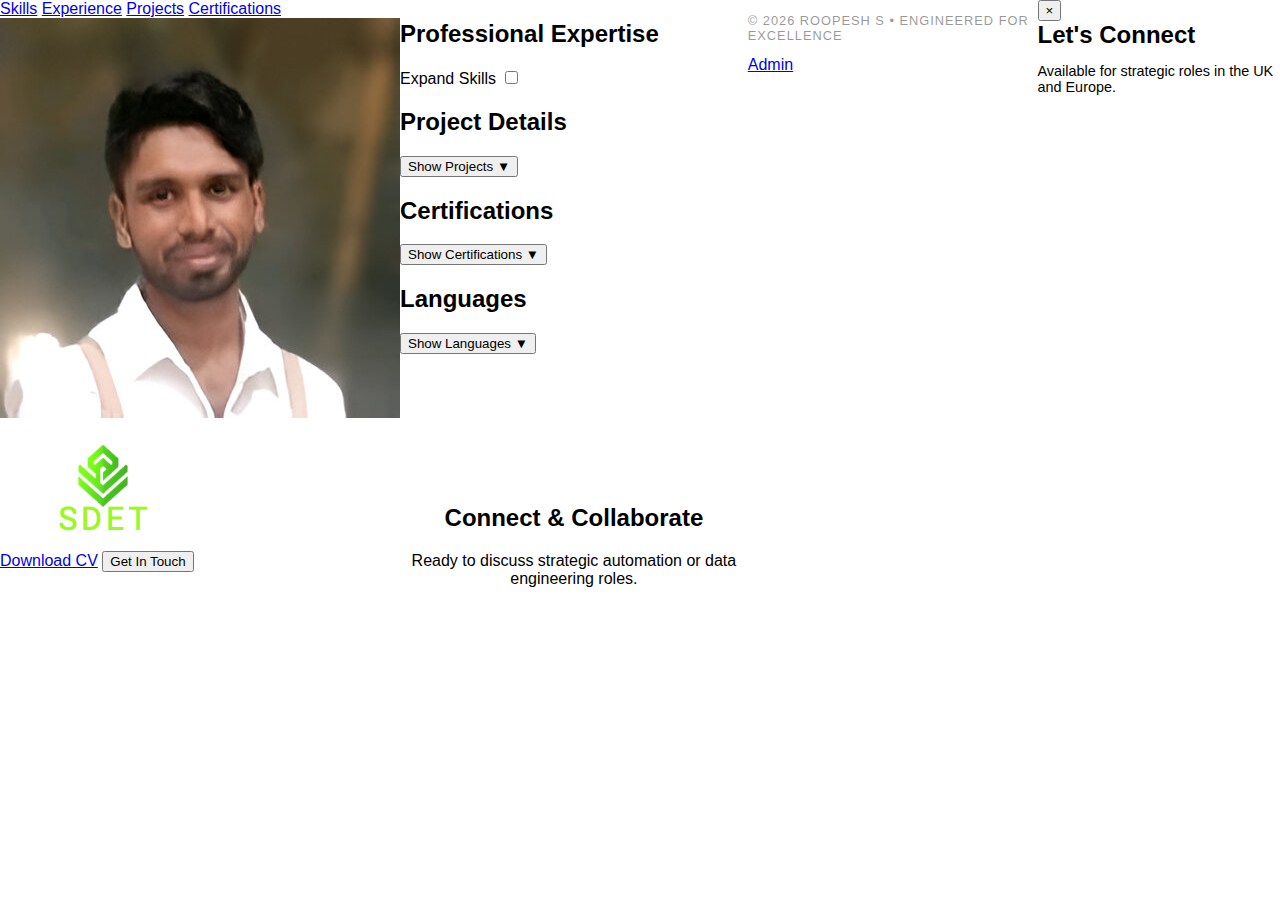
<file: index.html>
<!DOCTYPE html>

<html lang="en">
<head>
    <meta charset="UTF-8">
    <link rel="icon" type="image/png" href="img/sdet_logo.png">
    <meta name="viewport" content="width=device-width, initial-scale=1.0">
    <title>Roopesh S | SDET & Data Engineer</title>
    <link rel="stylesheet" href="style.css">
</head>
<body>

    <header class="hero-section">
        <div class="top-nav-bar">
            <div class="nav-container">
                <a href="#skills-section" class="nav-pill">Skills</a>
                <a href="#experience-section" class="nav-pill">Experience</a>
                <a href="#projects-section" class="nav-pill">Projects</a>
                <a href="#certifications-section" class="nav-pill">Certifications</a>
            </div>
        </div>

        <div class="container hero-layout">
            <div class="hero-left">
                <div class="photo-ring"><img src="img/profile.jpg" alt="Roopesh S" id="profile-img"></div>
                <div class="hero-identity">
                    <h1 id="user-name"></h1>
                    <div id="user-roles" class="hero-roles"></div>
                    <div class="objective-container">
                        <p id="user-objective" class="hero-bio"></p>
                        <div class="logo-spacer"><img src="img/sdet_logo.png" alt="SDET Logo" class="sdet-logo"></div>
                    </div>
                    <div class="hero-buttons">
                        <a href="resume/Resume.pdf" class="btn btn-primary" download>Download CV</a>
                        <button id="open-contact" class="btn btn-outline">Get In Touch</button>
                    </div>
                </div>
            </div>
        </div>
    </header>

    <main class="container">
        <section id="skills-section">
            <div class="skills-header-flex">
                <h2 class="main-section-title">Professional Expertise</h2>
                <div class="toggle-container">
                    <span class="toggle-label">Expand Skills</span>
                    <label class="modern-switch">
                        <input type="checkbox" id="global-skill-toggle">
                        <span class="modern-slider"></span>
                    </label>
                </div>
            </div>
            <div id="skills-container"></div>
        </section>

        <section id="experience-section">
            <div id="experience-container"></div>
        </section>

        <section id="projects-section">
            <div class="skills-header-flex" style="margin-top:5px; align-items: center;">
                <h2 class="main-section-title">Project Details</h2>
                <button id="toggle-projects-btn" class="nav-pill-btn">Show Projects &#9660;</button>
            </div>
            <div id="projects-container" style="margin-top:40px; display: none; flex-direction: column; gap: 25px;"></div>
        </section>

        <section id="certifications-section">
            <div class="skills-header-flex" style="margin-top:5px; align-items: center;">
                <h2 class="main-section-title">Certifications</h2>
                <button id="toggle-certs-btn" class="nav-pill-btn">Show Certifications &#9660;</button>
            </div>
            <div id="certs-container" style="margin-top:40px; display: none; flex-direction: column; gap: 20px;"></div>
        </section>

        <section id="languages-section">
            <div class="skills-header-flex" style="margin-top:5px; align-items: center;">
                <h2 class="main-section-title">Languages</h2>
                <button id="toggle-langs-btn" class="nav-pill-btn">Show Languages &#9660;</button>
            </div>
            <div id="languages-container" class="lang-grid-layout-new"></div>
        </section>

        <section id="connect-section" style="margin-top: 150px; text-align: center;">
            <h2 class="main-section-title">Connect & Collaborate</h2>
            <p style="color: var(--text-muted); margin-bottom: 40px; font-family: var(--font-accent);">Ready to discuss strategic automation or data engineering roles.</p>
            <div id="final-contact-grid" class="final-contact-grid"></div>
        </section>
    </main>

    <footer class="site-footer">
        <div class="container">
            <p style="opacity:0.4; font-size:0.8rem; letter-spacing:1px;">© 2026 ROOPESH S • ENGINEERED FOR EXCELLENCE</p><a href="admin/login.html"> Admin</a>
        </div>
    </footer>

    <div id="contact-modal" class="modal-overlay">
        <div class="modal-content">
            <button class="close-modal">&times;</button>
            <h2 style="color:var(--dark); margin:0 0 10px; font-weight:800;">Let's Connect</h2>
            <p style="color:var(--text-muted); margin-bottom:30px; font-size:0.9rem;">Available for strategic roles in the UK and Europe.</p>
            <div id="modal-actions"></div>
        </div>
    </div>

    <script src="script.js"></script>
</body>

</html>
</file>
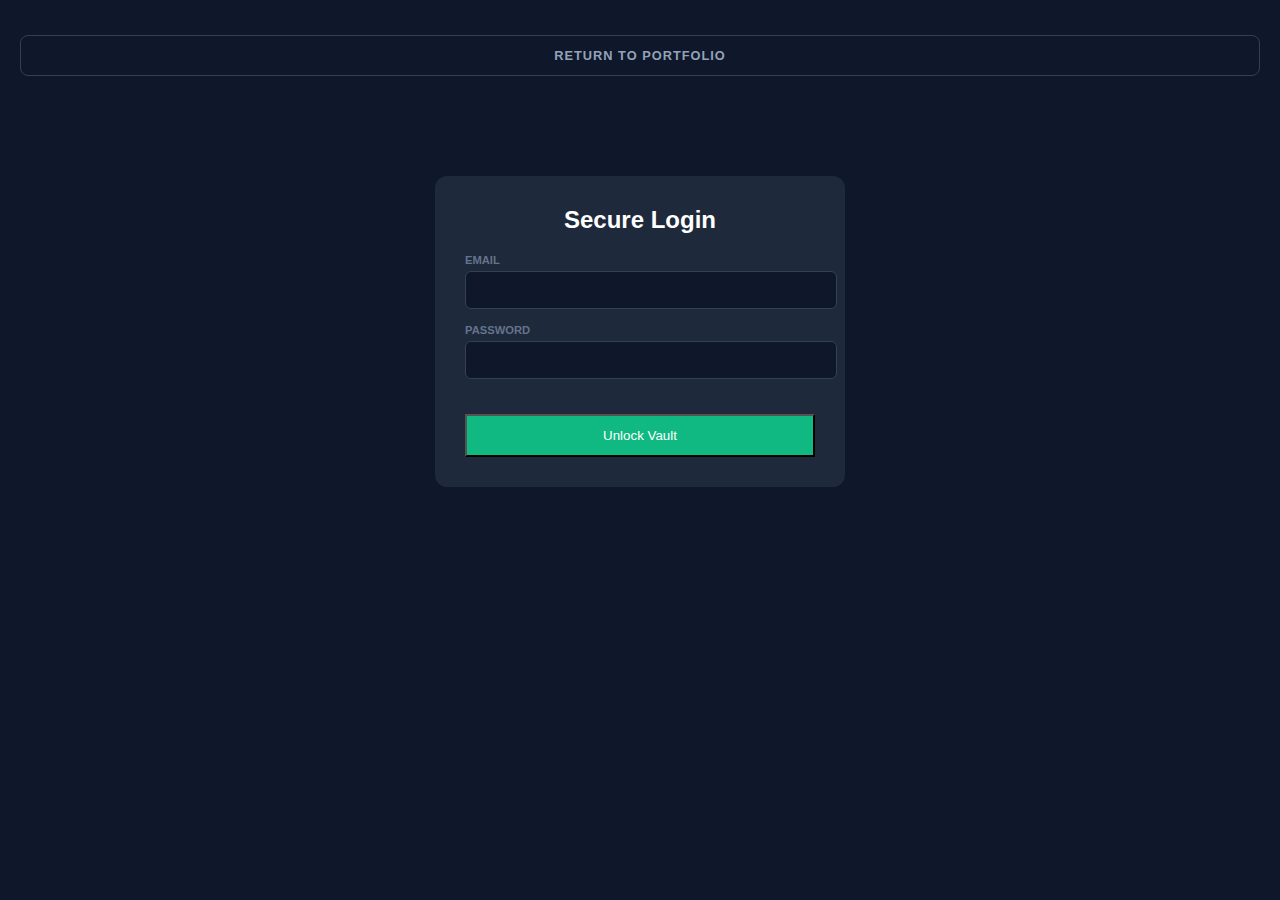
<file: admin/index.html>
<!DOCTYPE html>
<html lang="en">
<head>
    <meta charset="UTF-8">
    <title>JSON Master Admin | Gold Master</title>
    <link rel="stylesheet" href="admin.css">
</head>
<body>
    <div class="admin-card">
        <div class="editor-header">
            <div>
                <h2 style="margin:0;">Portfolio Database</h2>
                <code id="user-display" style="color: var(--accent); font-size: 0.8rem;">Session Active</code>
            </div>
            <div class="btn-group">
                <button id="format-btn" class="action-btn btn-format">Format JSON</button>
                <button id="save-btn" class="action-btn btn-save">Push to Cloud</button>
                <button id="logout-btn" style="background:none; border:none; color:#94a3b8; cursor:pointer; font-weight:700;">Logout</button>
            </div>
        </div>

        <div id="status" class="status-msg"></div>

        <div class="view-controls">
            <button id="view-code" class="view-btn active">Code View</button>
            <button id="view-form" class="view-btn">Form Helper</button>
        </div>

        <textarea id="json-textarea" class="json-editor" spellcheck="false" placeholder="Fetching latest data..."></textarea>
        
        <div id="form-helper">
            <div id="form-content"></div>
        </div>

        <div style="margin-top:20px; text-align: right;">
            <a href="../index.html" style="color: var(--accent); text-decoration: none; font-size: 0.9rem; font-weight: 700;">← Exit to Portfolio</a>
        </div>
    </div>
    <script src="admin.js"></script>
    <script src="config.js"></script>
</body>
</html>
</file>
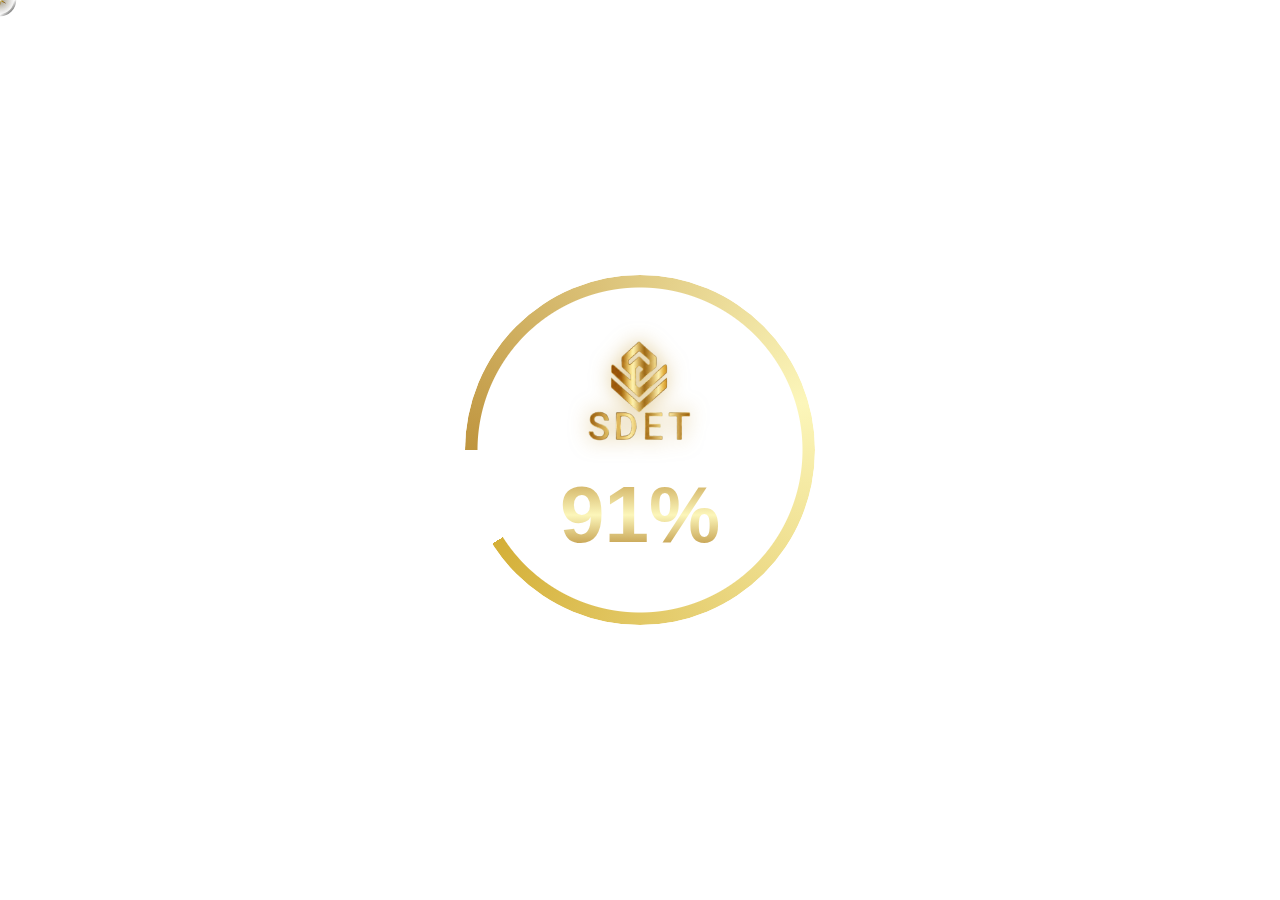
<file: back 1/index.html>
<!DOCTYPE html>
<html lang="en">
<head>
    <meta charset="UTF-8">
    <meta name="viewport" content="width=device-width, initial-scale=1.0">
    <title>Roopesh Portfolio</title>
    <link href="https://fonts.cdnfonts.com/css/potra" rel="stylesheet">
    <link href="https://fonts.googleapis.com/css2?family=Exo+2:wght@800;900&display=swap" rel="stylesheet">
    <link rel="stylesheet" href="https://cdnjs.cloudflare.com/ajax/libs/font-awesome/6.4.0/css/all.min.css">
    <link rel="stylesheet" href="style.css">

    <link href="https://fonts.googleapis.com/css2?family=Noto+Sans+Tamil:wght@700;900&family=Noto+Sans+Kannada:wght@700;900&display=swap" rel="stylesheet">
    <link href="https://fonts.googleapis.com/css2?family=Noto+Sans+Tamil:wght@700;900&family=Noto+Sans+Kannada:wght@700;900&display=swap" rel="stylesheet">


</head>
<body class="loading-phase">
    <div id="projectTextData" style="display:none;">Drive Into Portfolio</div>

    <div class="toggle-container">
        <span id="toggleLabel">SWITCH MODE</span>
        <label class="switch">
            <input type="checkbox" id="bgToggle">
            <span class="slider round"></span>
        </label>
    </div>


    <div id="loadingScreen">
        <div class="loader-visuals">
            <div id="circularFill" class="thick-ring-inner"></div>
            <div class="loader-content">
                <img src="img/gold_sdet_logo.png" alt="SDET Logo" class="loader-logo">
                <div class="percentage" id="percentText">0%</div>
            </div>
        </div>
    </div>

    <canvas id="matrixCanvas"></canvas>

    <div id="scene3D" class="scene-3d">
        <div class="roll-box">
            <div class="side front">SDET</div>
            <div class="side back">SDET</div>
            <div class="side top">SDET</div>
            <div class="side bottom">SDET</div>
            <div class="side left">SDET</div>
            <div class="side right">SDET</div>
        </div>
    </div>

    <nav class="side-menu" id="sideMenu">
        <div class="menu-logo-container">
            <img src="img/gold_sdet_logo.png" alt="SDET Logo" class="menu-sidebar-logo">
        </div>
        <ul>
            <li class="menu-item active-page" id="menu-home">
                <a href="javascript:void(0)"><i class="fa-solid fa-house-laptop"></i><span>HOME</span></a>
            </li>
            <li class="menu-item">
                <a href="javascript:void(0)"><i class="fa-solid fa-user-tie"></i><span>ABOUT</span></a>
            </li>
            <li class="menu-item" id="menu-projects">
                <a href="javascript:void(0)"><i class="fa-solid fa-microchip"></i><span>PROJECTS</span></a>
            </li>
            <li class="menu-item">
                <a href="javascript:void(0)"><i class="fa-solid fa-screwdriver-wrench"></i><span>SKILLS</span></a>
            </li>
            <li class="menu-item">
                <a href="javascript:void(0)"><i class="fa-solid fa-code-branch"></i><span>EXPERIENCE</span></a>
            </li>
            <li class="menu-item">
                <a href="javascript:void(0)"><i class="fa-solid fa-shield-halved"></i><span>CERTIFICATES</span></a>
            </li>
            <li class="menu-item">
                <a href="javascript:void(0)"><i class="fa-solid fa-satellite-dish"></i><span>CONTACT ME</span></a>
            </li>
        </ul>
    </nav>

    <main class="content-wrapper">
        <div class="project-link-group" id="homeContent">
            <div class="title-container">
                <h1 class="title" id="shimmerTitle">W E L C O M E</h1>
                <div id="scrollHint" class="arrow-container">
                    <div class="gold-arrow">
                        <i class="fa-solid fa-chevron-down"></i>
                    </div>
                </div>
            </div>
        </div>

        <section id="projectsContent" style="display: none; opacity: 0; width: 90%; height: 80%; transform: translateY(30px);">
            <h2 class="project-main-title">LATEST PROJECTS</h2>
            <div id="projectGrid"></div>
        </section>
    </main>

    <script src="matrix.js"></script>
    <script src="title.js"></script>
    <script src="projects.js"></script>
    <script src="cursor.js"></script>
    <script src="3d.js"></script>
</body>
</html>
</file>
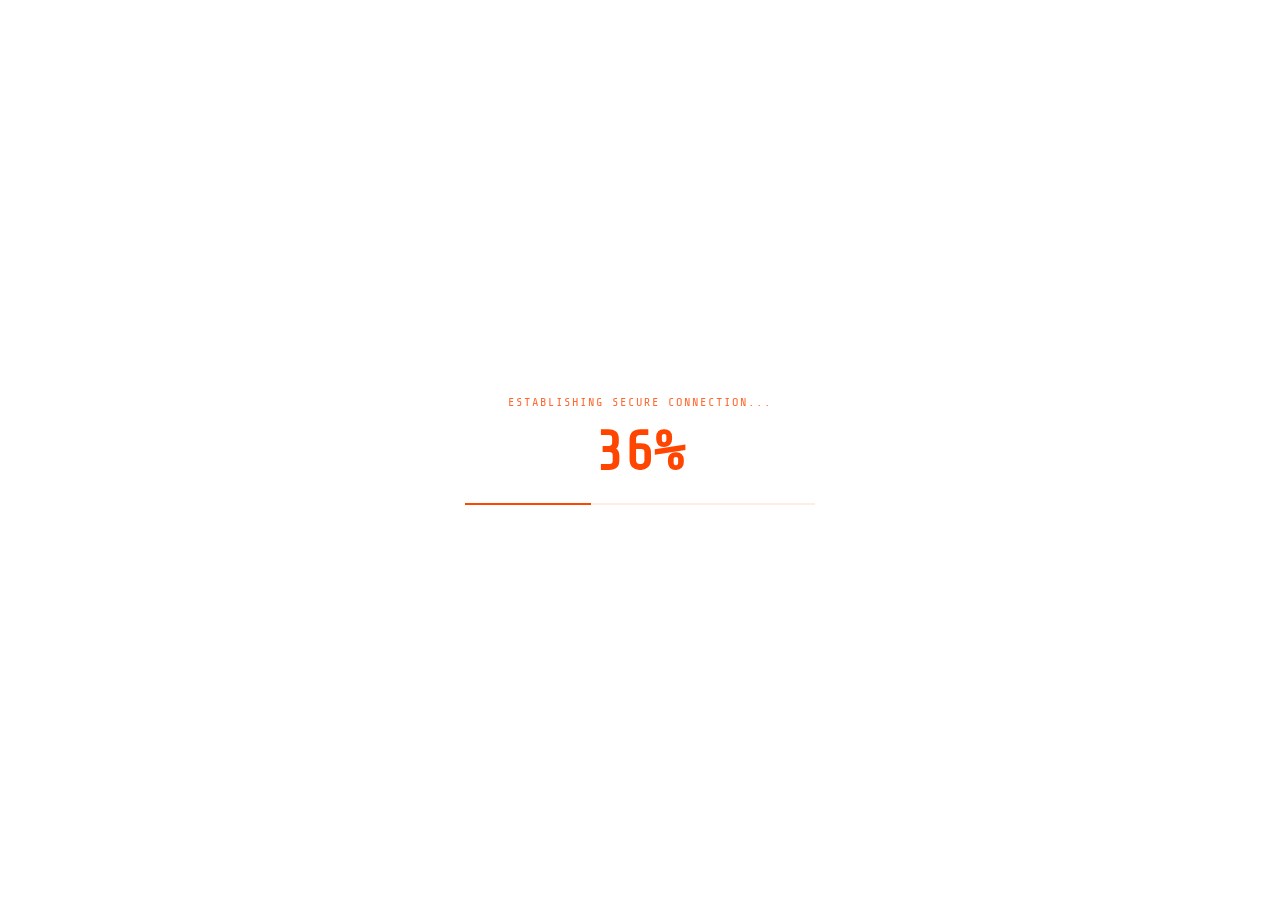
<file: back/index.html>
<!DOCTYPE html>
<html lang="en">
<head>
    <meta charset="UTF-8">
    <meta name="viewport" content="width=device-width, initial-scale=1.0">
    <title>Nuclear Fusion Terminal</title>
    <link href="https://fonts.googleapis.com/css2?family=Share+Tech+Mono&display=swap" rel="stylesheet">
    <link rel="stylesheet" href="style.css">
</head>
<body>
    <div id="loadingScreen">
        <div class="loader-content">
            <div class="loader-text">ESTABLISHING SECURE CONNECTION...</div>
            <div class="percentage" id="percentText">0%</div>
            <div class="progress-bar"><div class="progress-fill" id="progressFill"></div></div>
        </div>
    </div>

    <canvas id="matrixCanvas"></canvas>

    <div class="solar-core">
        <h1 class="title" id="shimmerTitle">SOLAR TERMINAL</h1>
    </div>

    <script src="matrix.js"></script>
    <script src="title.js"></script>
</body>
</html>
</file>
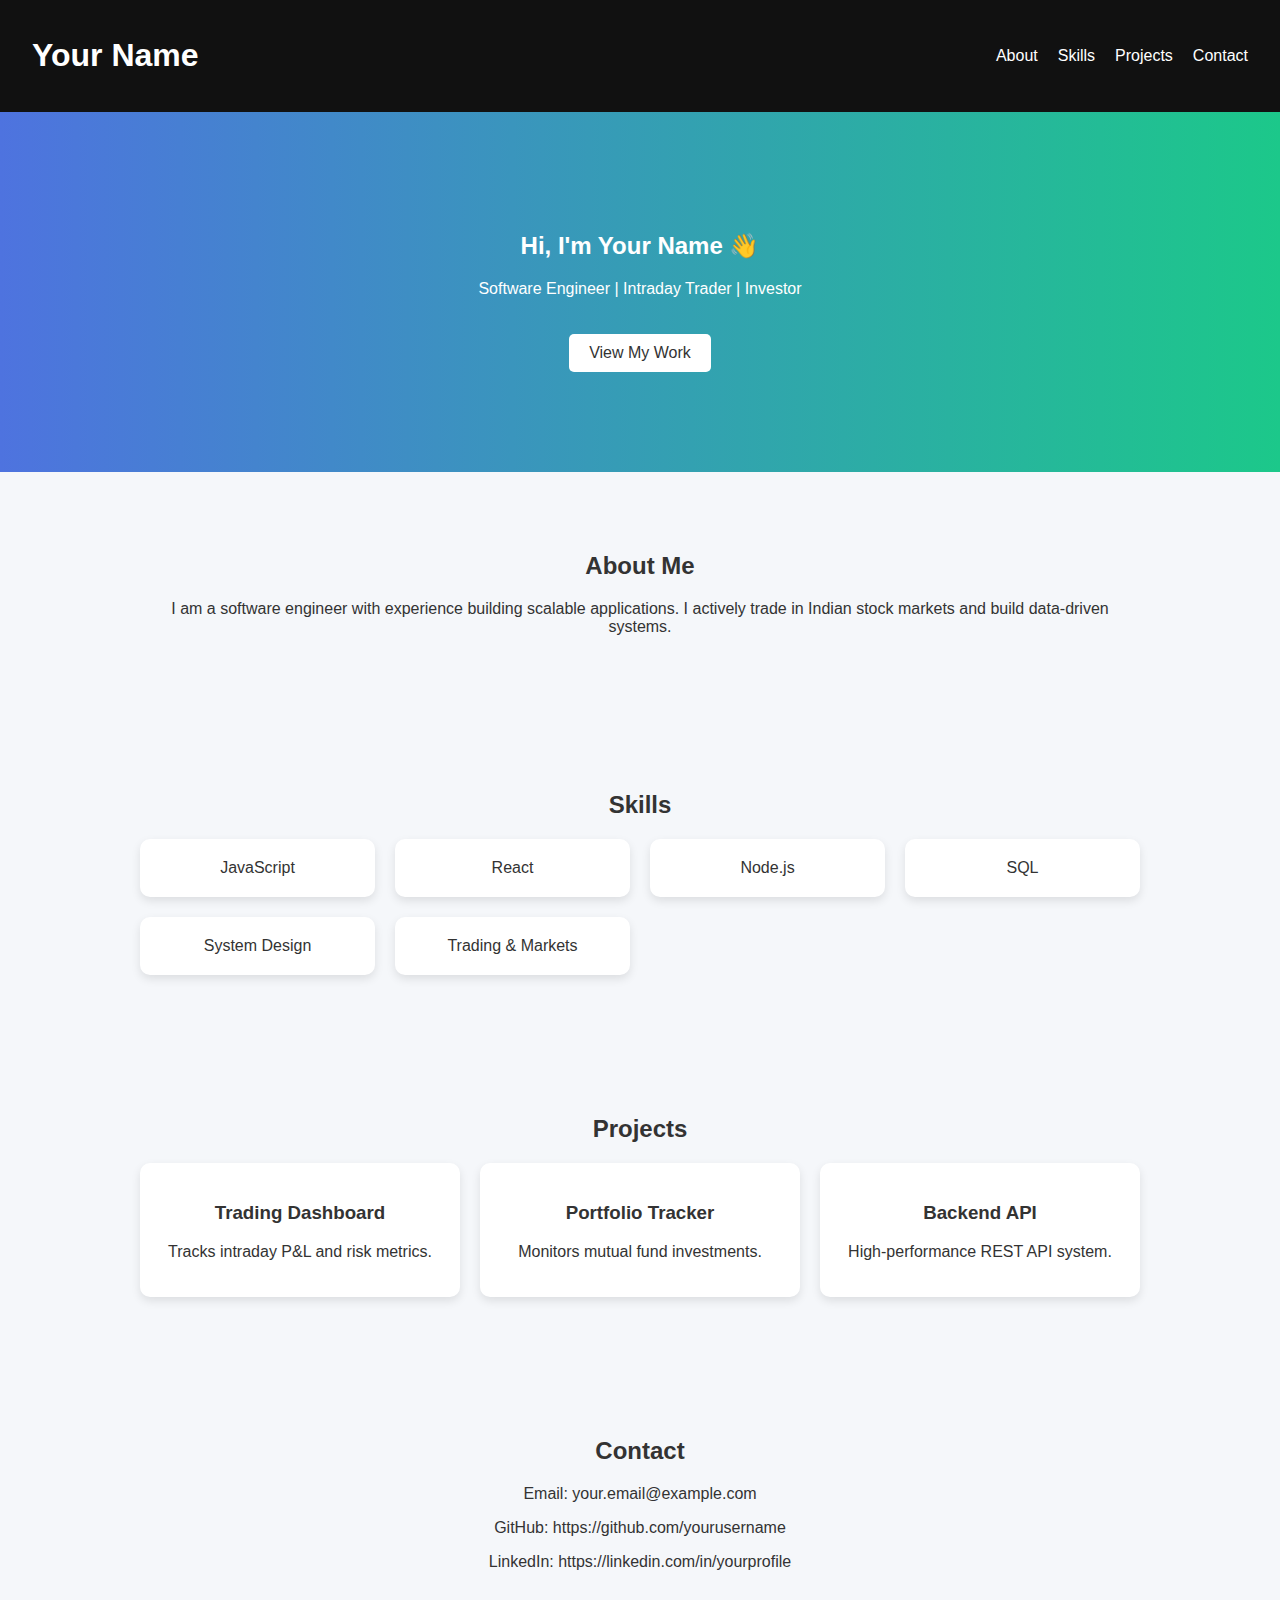
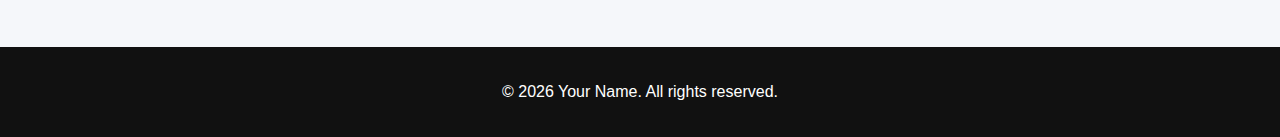
<file: porfolio/index.html>
<!DOCTYPE html>
<html lang="en">
<head>
    <meta charset="UTF-8" />
    <meta name="viewport" content="width=device-width, initial-scale=1.0" />
    <title>Your Name | Portfolio</title>
    <link rel="stylesheet" href="style.css" />
</head>
<body>

    <header>
        <nav>
            <h1>Your Name</h1>
            <ul>
                <li><a href="#about">About</a></li>
                <li><a href="#skills">Skills</a></li>
                <li><a href="#projects">Projects</a></li>
                <li><a href="#contact">Contact</a></li>
            </ul>
        </nav>
    </header>

    <section class="hero">
        <h2>Hi, I'm Your Name 👋</h2>
        <p>Software Engineer | Intraday Trader | Investor</p>
        <a href="#projects" class="btn">View My Work</a>
    </section>

    <section id="about" class="section">
        <h2>About Me</h2>
        <p>
            I am a software engineer with experience building scalable applications.
            I actively trade in Indian stock markets and build data-driven systems.
        </p>
    </section>

    <section id="skills" class="section">
        <h2>Skills</h2>
        <div class="grid">
            <div class="card">JavaScript</div>
            <div class="card">React</div>
            <div class="card">Node.js</div>
            <div class="card">SQL</div>
            <div class="card">System Design</div>
            <div class="card">Trading & Markets</div>
        </div>
    </section>

    <section id="projects" class="section">
        <h2>Projects</h2>
        <div class="grid">
            <div class="card">
                <h3>Trading Dashboard</h3>
                <p>Tracks intraday P&L and risk metrics.</p>
            </div>
            <div class="card">
                <h3>Portfolio Tracker</h3>
                <p>Monitors mutual fund investments.</p>
            </div>
            <div class="card">
                <h3>Backend API</h3>
                <p>High-performance REST API system.</p>
            </div>
        </div>
    </section>

    <section id="contact" class="section">
        <h2>Contact</h2>
        <p>Email: your.email@example.com</p>
        <p>GitHub: https://github.com/yourusername</p>
        <p>LinkedIn: https://linkedin.com/in/yourprofile</p>
    </section>

    <footer>
        <p>© 2026 Your Name. All rights reserved.</p>
    </footer>

    <script src="script.js"></script>
</body>
</html>
</file>
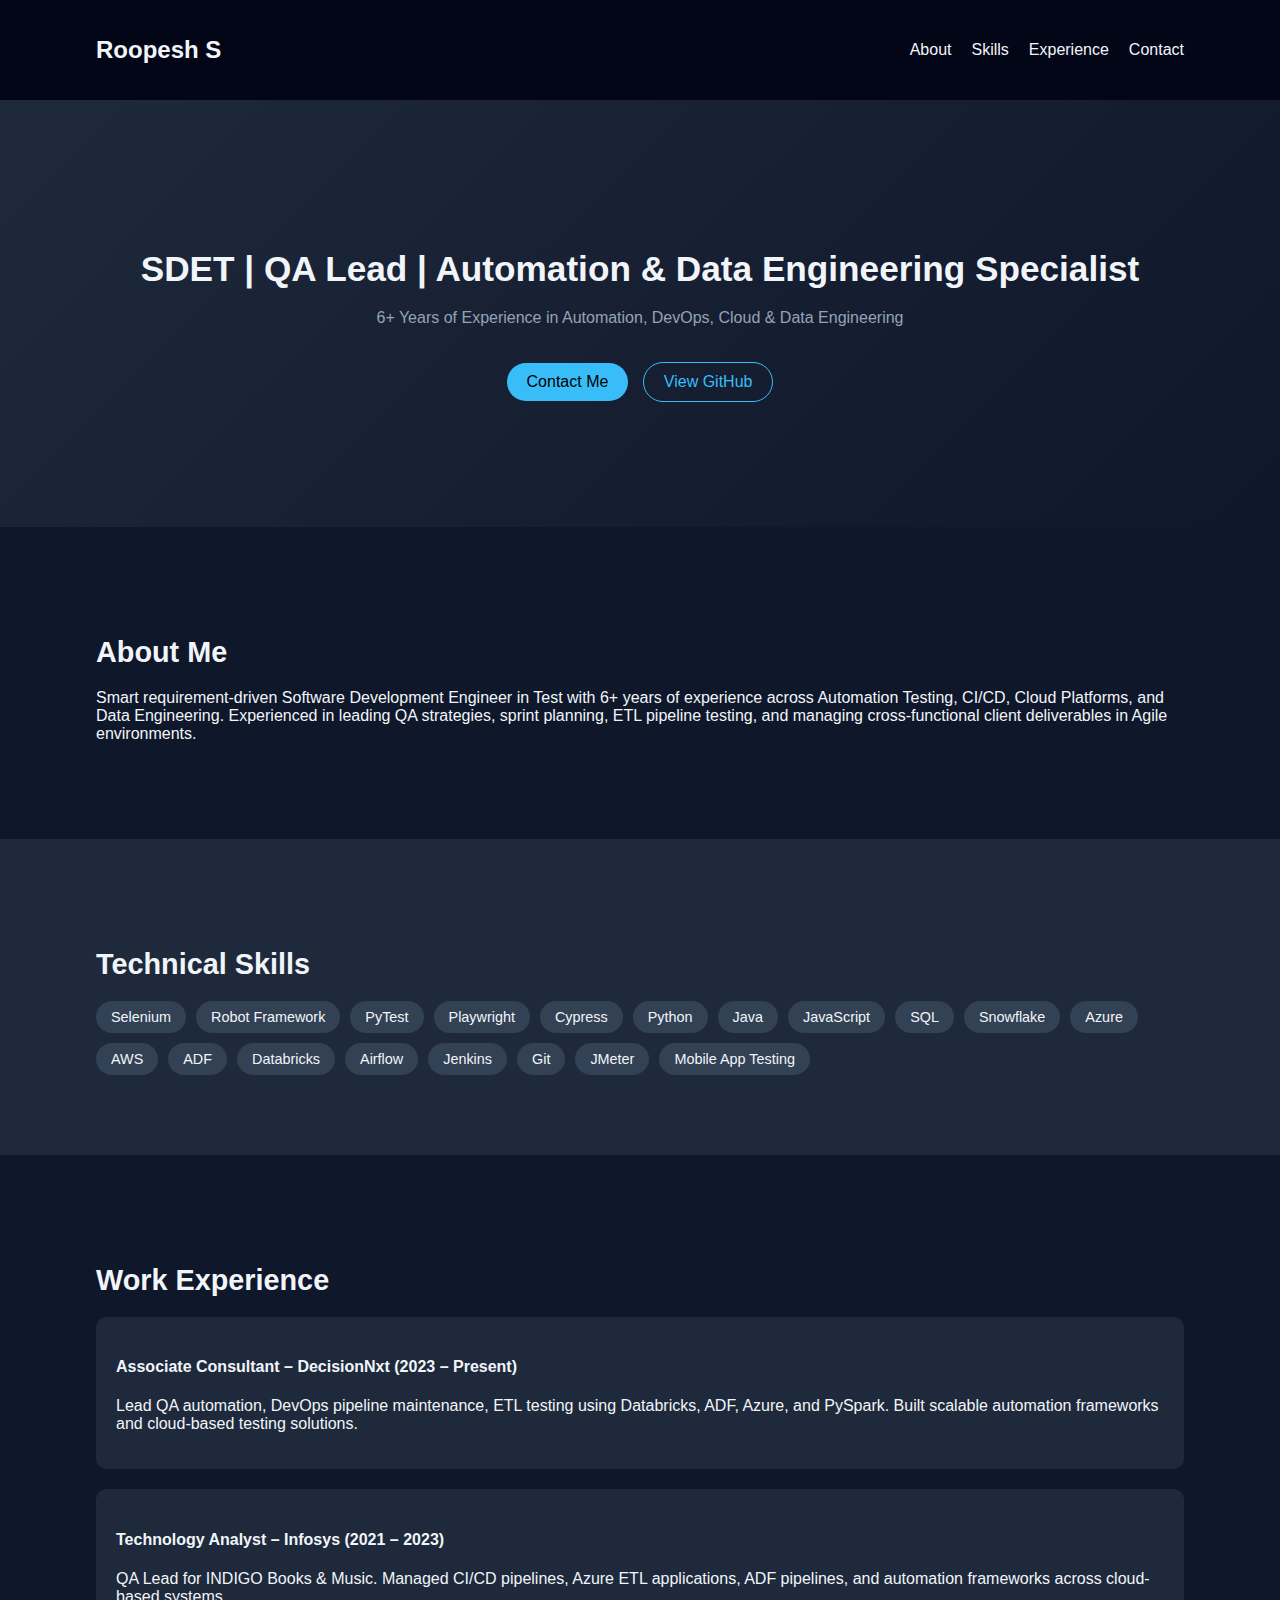
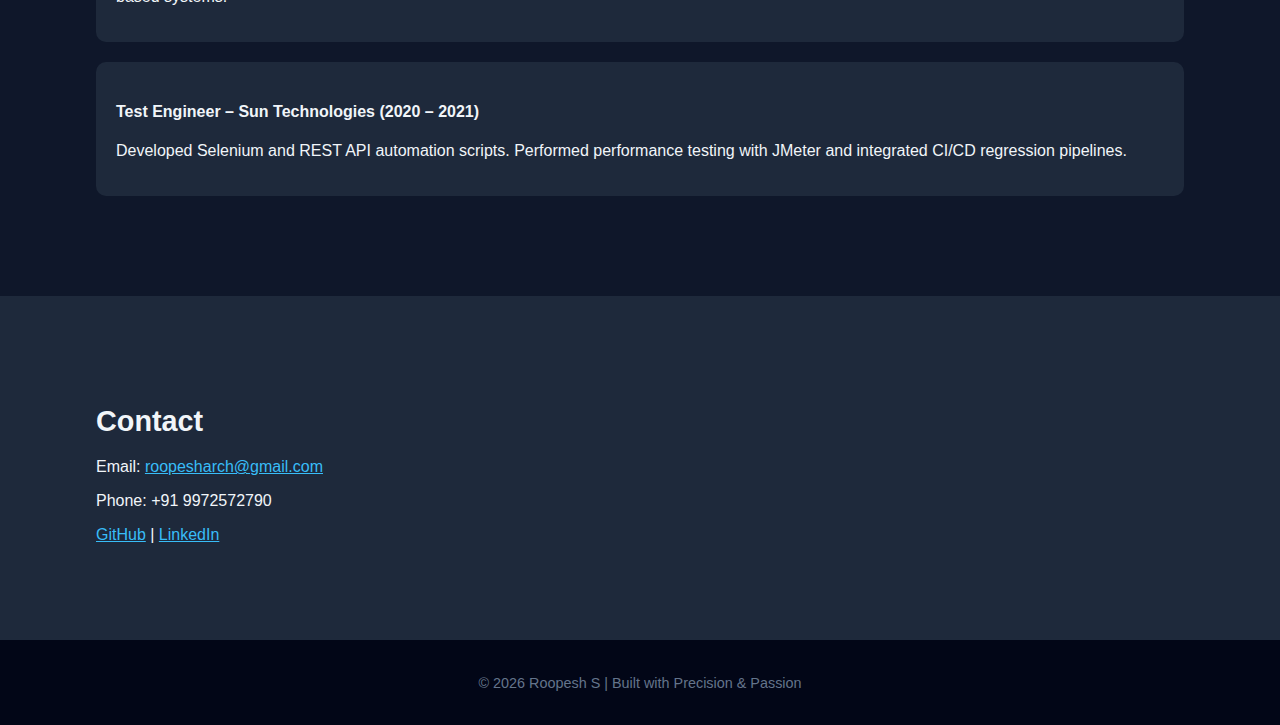
<file: Roopesh_s/index.html>
<!DOCTYPE html>
<html lang="en">
<head>
    <meta charset="UTF-8" />
    <meta name="viewport" content="width=device-width, initial-scale=1.0" />
    <title>Roopesh S | SDET & QA Lead</title>
    <link rel="stylesheet" href="style.css" />
</head>
<body>

<header class="navbar">
    <div class="container nav-content">
        <h1 class="logo">Roopesh S</h1>
        <nav>
            <ul>
                <li><a href="#about">About</a></li>
                <li><a href="#skills">Skills</a></li>
                <li><a href="#experience">Experience</a></li>
                <li><a href="#contact">Contact</a></li>
            </ul>
        </nav>
    </div>
</header>

<section class="hero">
    <div class="container">
        <h2>SDET | QA Lead | Automation & Data Engineering Specialist</h2>
        <p>6+ Years of Experience in Automation, DevOps, Cloud & Data Engineering</p>
        <div class="hero-buttons">
            <a href="#contact" class="btn primary">Contact Me</a>
            <a href="https://github.com/roopesharch" target="_blank" class="btn secondary">View GitHub</a>
        </div>
    </div>
</section>

<section id="about" class="section">
    <div class="container">
        <h3>About Me</h3>
        <p>
            Smart requirement-driven Software Development Engineer in Test with 6+ years of
            experience across Automation Testing, CI/CD, Cloud Platforms, and Data Engineering.
            Experienced in leading QA strategies, sprint planning, ETL pipeline testing,
            and managing cross-functional client deliverables in Agile environments.
        </p>
    </div>
</section>

<section id="skills" class="section dark">
    <div class="container">
        <h3>Technical Skills</h3>
        <div class="skills-grid">
            <span>Selenium</span>
            <span>Robot Framework</span>
            <span>PyTest</span>
            <span>Playwright</span>
            <span>Cypress</span>
            <span>Python</span>
            <span>Java</span>
            <span>JavaScript</span>
            <span>SQL</span>
            <span>Snowflake</span>
            <span>Azure</span>
            <span>AWS</span>
            <span>ADF</span>
            <span>Databricks</span>
            <span>Airflow</span>
            <span>Jenkins</span>
            <span>Git</span>
            <span>JMeter</span>
            <span>Mobile App Testing</span>
        </div>
    </div>
</section>

<section id="experience" class="section">
    <div class="container">
        <h3>Work Experience</h3>

        <div class="card">
            <h4>Associate Consultant – DecisionNxt (2023 – Present)</h4>
            <p>Lead QA automation, DevOps pipeline maintenance, ETL testing using Databricks, ADF, Azure, and PySpark. Built scalable automation frameworks and cloud-based testing solutions.</p>
        </div>

        <div class="card">
            <h4>Technology Analyst – Infosys (2021 – 2023)</h4>
            <p>QA Lead for INDIGO Books & Music. Managed CI/CD pipelines, Azure ETL applications, ADF pipelines, and automation frameworks across cloud-based systems.</p>
        </div>

        <div class="card">
            <h4>Test Engineer – Sun Technologies (2020 – 2021)</h4>
            <p>Developed Selenium and REST API automation scripts. Performed performance testing with JMeter and integrated CI/CD regression pipelines.</p>
        </div>

    </div>
</section>

<section id="contact" class="section dark">
    <div class="container contact">
        <h3>Contact</h3>
        <p>Email: <a href="mailto:roopesharch@gmail.com">roopesharch@gmail.com</a></p>
        <p>Phone: +91 9972572790</p>
        <p>
            <a href="https://github.com/roopesharch" target="_blank">GitHub</a> |
            <a href="https://www.linkedin.com/in/roopeh-arch/" target="_blank">LinkedIn</a>
        </p>
    </div>
</section>

<footer>
    <p>© 2026 Roopesh S | Built with Precision & Passion</p>
</footer>

<script src="script.js"></script>
</body>
</html>
</file>
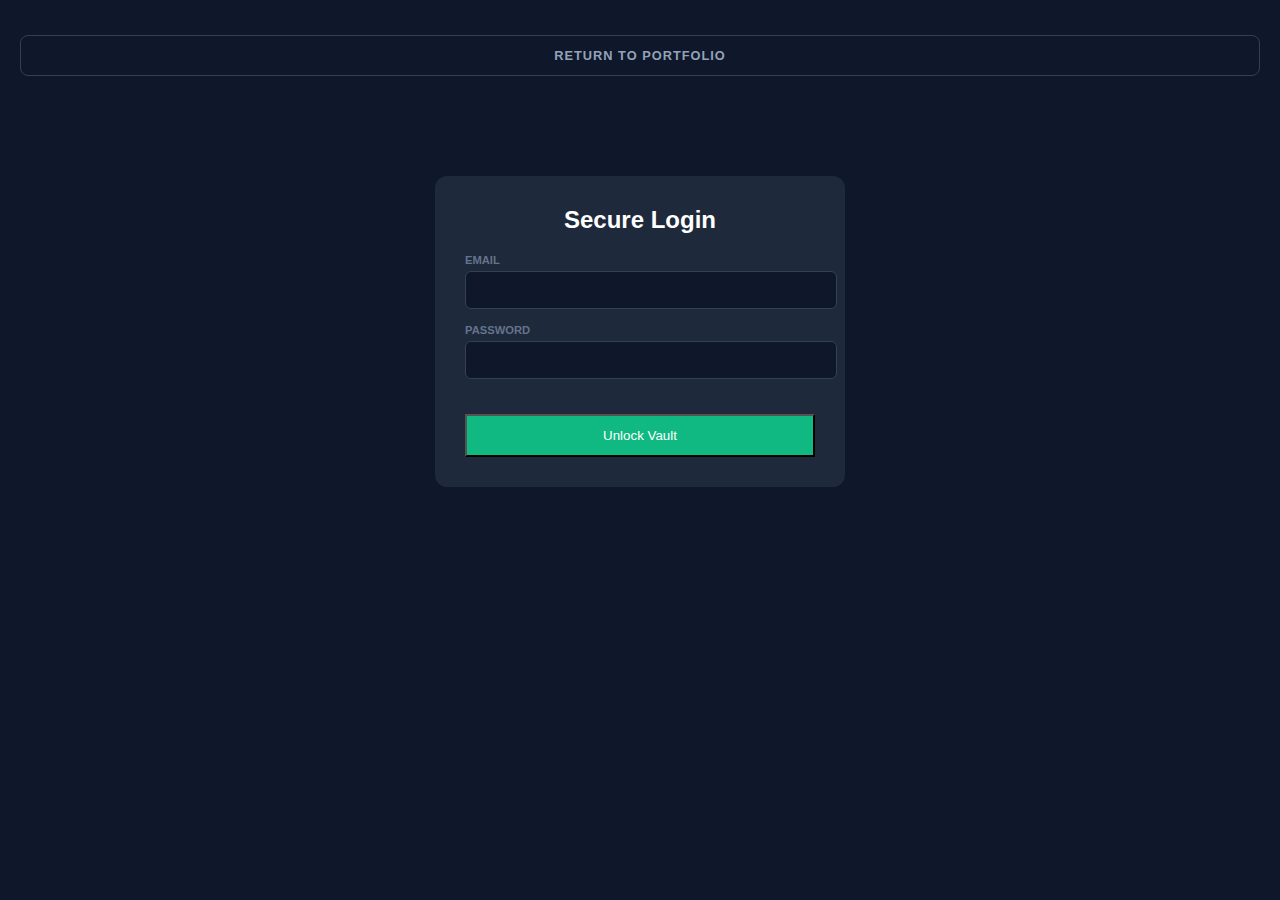
<file: admin/login.html>
<!DOCTYPE html>
<html lang="en">
<head>
    <meta charset="UTF-8"><title>Admin Access</title>
    <link rel="stylesheet" href="admin.css">
</head>
<body>
    <a href="../index.html" class="btn-back">Return to Portfolio</a>
    <div id="login-panel" style="max-width:350px; margin:100px auto; background:var(--panel-bg); padding:30px; border-radius:12px;">
        <h2 style="text-align:center; margin-top:0;">Secure Login</h2>
        <form id="login-form">
            <div class="form-group" style="border:none; padding:0;">
                <label>Email</label>
                <input type="email" id="email" required style="background:#0f172a; border:1px solid #334155; color:white;">
            </div>
            <div class="form-group" style="border:none; padding:0; margin-top:15px;">
                <label>Password</label>
                <input type="password" id="pass" required style="background:#0f172a; border:1px solid #334155; color:white;">
            </div>
            <button type="submit" id="unlock-btn" class="btn-save" style="width:100%; margin-top:20px; padding:12px; cursor:pointer;">Unlock Vault</button>
        </form>
    </div>
    <script src="login.js"></script>
</body>
</html>
</file>
<file: style.css>
/* GOLD MASTER TERMINAL 2026 */

body, html {
    margin: 0; padding: 0;
    width: 100%; height: 100%;
    overflow: hidden;
    background-color: #ffffff;
    display: flex;
    font-family: 'Exo 2', sans-serif;
}

/* --- LOADER --- */
#loadingScreen {
    position: fixed; top: 0; left: 0; width: 100%; height: 100%;
    background: #ffffff; z-index: 2000;
    display: flex; justify-content: center; align-items: center;
    transition: transform 1s cubic-bezier(0.19, 1, 0.22, 1), opacity 0.8s;
}
.loader-visuals { position: relative; width: 450px; height: 450px; display: flex; justify-content: center; align-items: center; }
.thick-ring-inner {
    position: absolute; width: 350px; height: 350px; border-radius: 50%;
    background: conic-gradient(#BF953F 0%, #FCF6BA 50%, #B38728 100%);
    mask: radial-gradient(transparent 162px, black 163px);
    -webkit-mask: radial-gradient(transparent 162px, black 163px);
    transform: rotate(-90deg);
}

.loader-content {
    display: flex;
    flex-direction: column;
    align-items: center;
    z-index: 10;
}

.loader-logo {
    width: 240px; 
    height: auto;
    margin-bottom: 10px;
    filter: drop-shadow(0 0 10px rgba(184, 134, 11, 0.5));
}

.percentage { 
    font-family: 'Potra', sans-serif; font-size: 80px; font-weight: 900; 
    background: linear-gradient(to bottom, #BF953F, #FCF6BA, #AA771C);
    -webkit-background-clip: text; background-clip: text; -webkit-text-fill-color: transparent;
}

/* --- SIDE MENU (19%) --- */
.side-menu {
    position: fixed; left: -20%; top: 0; width: 19%; height: 100vh;
    z-index: 100; background: rgba(255, 255, 255, 0.02);
    backdrop-filter: blur(45px); border-right: 1px solid rgba(92, 64, 51, 0.2);
    display: flex; flex-direction: column; padding: 0;
    transition: left 1.2s cubic-bezier(0.19, 1, 0.22, 1);
}
.side-menu.open { left: 0; }

/* Remove List Dots */
.side-menu ul {
    list-style: none;
    padding: 0;
    margin: 0;
}

/* Menu Logo Container */
.menu-logo-container {
    width: 100%;
    padding: 40px 0 20px 0;
    display: flex;
    justify-content: center;
    align-items: center;
}
.menu-sidebar-logo {
    width: 70%;
    height: auto;
    filter: drop-shadow(0 0 5px rgba(184, 134, 11, 0.3));
}

.menu-item { 
    margin: 2px 0; opacity: 0; transform: translateX(-30px); 
    transition: all 0.4s cubic-bezier(0.19, 1, 0.22, 1); 
    padding: 14px 0 14px 40px; position: relative; cursor: pointer;
    background: linear-gradient(90deg, rgba(92, 64, 51, 0.1), transparent);
    border-left: 5px solid rgba(184, 134, 11, 0.3);
}
.active-page {
    background: linear-gradient(90deg, #D4AF37, #FBF5B7, #B38728);
    box-shadow: inset 0 2px 3px rgba(255, 255, 255, 0.5), 4px 4px 12px rgba(92, 64, 51, 0.2);
    border-left: 8px solid #5C4033; transform: translateX(5px);
}
.active-page a, .active-page i { color: #ffffff !important; }

.side-menu:hover .active-page { 
    background: linear-gradient(90deg, rgba(92, 64, 51, 0.1), transparent); 
    border-left: 5px solid rgba(184, 134, 11, 0.3); 
    transform: translateX(0); 
}
.side-menu:hover .active-page a, .side-menu:hover .active-page i { color: #5C4033 !important; }

.menu-item:hover { 
    background: linear-gradient(90deg, #D4AF37, #FBF5B7, #B38728) !important; 
    border-left: 8px solid #5C4033 !important; 
    transform: translateX(5px) !important; 
}
.menu-item:hover a, .menu-item:hover i { color: #ffffff !important; }

.side-menu a { 
    font-family: 'Exo 2', sans-serif; 
    text-decoration: none; 
    display: flex; 
    align-items: center; 
    gap: 15px; 
    font-weight: 900; 
    font-size: 1.1rem; 
    color: #5C4033; 
}
.side-menu i { font-size: 1.3rem; width: 30px; text-align: center; color: #5C4033; }

/* --- CONTENT AREA (81%) --- */
.content-wrapper {
    position: fixed; top: 0; right: 0; width: 81%; height: 100%;
    display: flex; justify-content: center; align-items: center;
    z-index: 10;
}
.project-link-group { text-decoration: none; display: block; width: 100%; cursor: pointer; }
.title-container { display: flex; flex-direction: column; align-items: center; width: 95%; margin: 0 auto; }

.title { 
    font-family: 'Potra', sans-serif; font-size: clamp(24px, 5vw, 75px); 
    text-align: center; margin: 0; letter-spacing: 6px; text-transform: uppercase;
    line-height: 1.3;
}
.title span {
    display: inline-block;
    background: linear-gradient(to bottom, #8A6624, #BF953F, #FCF6BA, #D4AF37, #AA771C);
    background-size: 200% auto; -webkit-background-clip: text; background-clip: text;
    -webkit-text-fill-color: transparent; opacity: 0;
}
.title span.active {
    animation: electricSnake 3.5s linear infinite, entryZoom 0.8s forwards;
    animation-delay: 0s, calc(var(--d) * 0.05s);
}

/* --- ARROW --- */
.arrow-container { opacity: 0; transform: translateY(-20px); transition: all 1s ease; margin-top: 30px; }
.arrow-container.visible { opacity: 1; transform: translateY(0); }
.gold-arrow { font-size: 3rem; background: linear-gradient(to bottom, #BF953F, #FCF6BA, #D4AF37); -webkit-background-clip: text; background-clip: text; -webkit-text-fill-color: transparent; animation: arrowBreathe 2s infinite ease-in-out; }

@keyframes arrowBreathe { 0%, 100% { transform: translateY(0); } 50% { transform: translateY(15px); } }
@keyframes electricSnake {
    0%, 100% { text-shadow: 4px 0 6px rgba(252, 246, 186, 0.8); }
    50% { text-shadow: -4px 0 6px rgba(212, 175, 55, 0.8); }
}
@keyframes entryZoom { 0% { opacity: 0; transform: scale(2); filter: blur(10px); } 100% { opacity: 1; transform: scale(1); filter: blur(0px); } }

#matrixCanvas { position: fixed; top: 0; left: 0; z-index: 1; opacity: 0; transition: opacity 2s; }
#matrixCanvas.visible { opacity: 0.6; }
</file>
<file: admin/admin.css>
:root { 
    --admin-bg: #0f172a; 
    --panel-bg: #1e293b; 
    --accent: #38bdf8; 
}
body { 
    background: var(--admin-bg); 
    font-family: 'Inter', sans-serif; 
    color: white; 
    padding: 20px; 
    margin: 0;
}
.admin-card { 
    background: var(--panel-bg); 
    border-radius: 12px; 
    padding: 25px; 
    max-width: 1100px; 
    margin: 0 auto; 
    border: 1px solid #334155; 
}
.editor-header { 
    display: flex; 
    justify-content: space-between; 
    align-items: center; 
    margin-bottom: 20px; 
    border-bottom: 1px solid #334155; 
    padding-bottom: 15px; 
}
.view-controls { 
    display: flex; 
    gap: 5px; 
    background: #0f172a; 
    padding: 5px; 
    border-radius: 8px; 
    width: fit-content; 
    margin-bottom: 20px; 
}
.view-btn { 
    padding: 8px 18px; 
    border: none; 
    border-radius: 6px; 
    cursor: pointer; 
    background: transparent; 
    color: #94a3b8; 
    font-weight: 600; 
    transition: 0.3s; 
}
.view-btn.active { 
    background: var(--accent); 
    color: #0f172a; 
}
.json-editor { 
    width: 100%; 
    height: 600px; 
    font-family: 'Fira Code', monospace; 
    font-size: 14px; 
    padding: 20px; 
    border: 1px solid #334155; 
    border-radius: 8px; 
    background: #0b1120; 
    color: #7dd3fc; 
    line-height: 1.6; 
    resize: vertical; 
    outline: none; 
    box-sizing: border-box;
}
#form-helper { 
    display: none; 
    height: 600px; 
    overflow-y: auto; 
    padding: 20px; 
    background: #f8fafc; 
    border-radius: 8px; 
    color: #1e293b; 
}
.form-group { 
    margin-bottom: 15px; 
    border-left: 3px solid #cbd5e1; 
    padding-left: 15px; 
}
.form-group label { 
    display: block; 
    font-size: 0.7rem; 
    font-weight: 800; 
    color: #64748b; 
    text-transform: uppercase; 
    margin-bottom: 5px; 
}
.form-group input, .form-group textarea { 
    width: 100%; 
    padding: 10px; 
    border: 1px solid #e2e8f0; 
    border-radius: 6px; 
    font-size: 0.9rem; 
}
.btn-group { display: flex; gap: 10px; }
.action-btn { 
    padding: 10px 20px; 
    border-radius: 8px; 
    border: none; 
    cursor: pointer; 
    font-weight: 700; 
}
.btn-save { background: #10b981; color: white; }
.btn-format { background: #6366f1; color: white; }
.status-msg { 
    padding: 12px; 
    border-radius: 6px; 
    margin-bottom: 15px; 
    display: none; 
    text-align: center; 
    font-size: 0.9rem; 
    font-weight: 700; 
}

.btn-back {
    display: block;
    width: 100%;
    margin-top: 15px;
    padding: 12px;
    cursor: pointer;
    background: #0f172a; /* Same as your input background */
    color: #94a3b8; /* Same as your labels */
    text-align: center;
    text-decoration: none;
    border-radius: 8px;
    font-weight: 700;
    font-size: 0.8rem;
    text-transform: uppercase;
    letter-spacing: 1px;
    border: 1px solid #334155; /* Same as your input borders */
    box-sizing: border-box;
    transition: all 0.2s ease;
}

.btn-back:hover {
    background: #1e293b;
    color: white;
    border-color: #38bdf8; /* Your accent color */
}
</file>
<file: back 1/style.css>
/* GOLD MASTER TERMINAL 2026 */

body, html {
    margin: 0; padding: 0;
    width: 100%; height: 100%;
    overflow: hidden;
    background-color: #ffffff;
    display: flex;
    font-family: 'Exo 2', sans-serif;
}

/* --- LOADER --- */
#loadingScreen {
    position: fixed; top: 0; left: 0; width: 100%; height: 100%;
    background: #ffffff; z-index: 2000;
    display: flex; justify-content: center; align-items: center;
    transition: transform 1s cubic-bezier(0.19, 1, 0.22, 1), opacity 0.8s;
}
.loader-visuals { position: relative; width: 450px; height: 450px; display: flex; justify-content: center; align-items: center; }
.thick-ring-inner {
    position: absolute; width: 350px; height: 350px; border-radius: 50%;
    background: conic-gradient(#BF953F 0%, #FCF6BA 50%, #B38728 100%);
    mask: radial-gradient(transparent 162px, black 163px);
    -webkit-mask: radial-gradient(transparent 162px, black 163px);
    transform: rotate(-90deg);
}

.loader-content {
    display: flex;
    flex-direction: column;
    align-items: center;
    z-index: 10;
}

.loader-logo {
    width: 240px; 
    height: auto;
    margin-bottom: 10px;
    filter: drop-shadow(0 0 10px rgba(184, 134, 11, 0.5));
}

.percentage { 
    font-family: 'Potra', sans-serif; font-size: 80px; font-weight: 900; 
    background: linear-gradient(to bottom, #BF953F, #FCF6BA, #AA771C);
    -webkit-background-clip: text; background-clip: text; -webkit-text-fill-color: transparent;
}

/* --- SIDE MENU (19%) --- */
.side-menu {
    position: fixed; left: -20%; top: 0; width: 19%; height: 100vh;
    z-index: 100; background: rgba(255, 255, 255, 0.02);
    backdrop-filter: blur(45px); border-right: 1px solid rgba(92, 64, 51, 0.2);
    display: flex; flex-direction: column; padding: 0;
    transition: left 1.2s cubic-bezier(0.19, 1, 0.22, 1);
}
.side-menu.open { left: 0; }

/* Menu Logo Container */
.menu-logo-container {
    width: 100%;
    padding: 40px 0 20px 0;
    display: flex;
    justify-content: center;
    align-items: center;
}
.menu-sidebar-logo {
    width: 70%; /* Adjust as needed for the sidebar width */
    height: auto;
    filter: drop-shadow(0 0 5px rgba(184, 134, 11, 0.3));
}

.menu-item { 
    margin: 2px 0; opacity: 0; transform: translateX(-30px); 
    transition: all 0.4s cubic-bezier(0.19, 1, 0.22, 1); 
    padding: 14px 0 14px 40px; position: relative; cursor: pointer;
    background: linear-gradient(90deg, rgba(92, 64, 51, 0.1), transparent);
    border-left: 5px solid rgba(184, 134, 11, 0.3);
}
.active-page {
    background: linear-gradient(90deg, #D4AF37, #FBF5B7, #B38728);
    box-shadow: inset 0 2px 3px rgba(255, 255, 255, 0.5), 4px 4px 12px rgba(92, 64, 51, 0.2);
    border-left: 8px solid #5C4033; transform: translateX(5px);
}
.active-page a, .active-page i { color: #ffffff !important; }
.side-menu:hover .active-page { background: linear-gradient(90deg, rgba(92, 64, 51, 0.1), transparent); border-left: 5px solid rgba(184, 134, 11, 0.3); transform: translateX(0); }
.side-menu:hover .active-page a, .side-menu:hover .active-page i { color: #5C4033 !important; }
.menu-item:hover { background: linear-gradient(90deg, #D4AF37, #FBF5B7, #B38728) !important; border-left: 8px solid #5C4033 !important; transform: translateX(5px) !important; }
.menu-item:hover a, .menu-item:hover i { color: #ffffff !important; }
.side-menu a { font-family: 'Exo 2', sans-serif; text-decoration: none; display: flex; align-items: center; gap: 15px; font-weight: 900; font-size: 1.1rem; color: #5C4033; }
.side-menu i { font-size: 1.3rem; width: 30px; text-align: center; color: #5C4033; }

/* --- CONTENT AREA (81%) --- */
.content-wrapper {
    position: fixed; top: 0; right: 0; width: 81%; height: 100%;
    display: flex; justify-content: center; align-items: center;
    z-index: 10;
}
.project-link-group { text-decoration: none; display: block; width: 100%; cursor: pointer; }
.title-container { display: flex; flex-direction: column; align-items: center; width: 95%; margin: 0 auto; }

.title { 
    font-family: 'Potra', sans-serif; font-size: clamp(24px, 5vw, 75px); 
    text-align: center; margin: 0; letter-spacing: 6px; text-transform: uppercase;
    line-height: 1.3;
}
.title span {
    display: inline-block;
    background: linear-gradient(to bottom, #8A6624, #BF953F, #FCF6BA, #D4AF37, #AA771C);
    background-size: 200% auto; -webkit-background-clip: text; background-clip: text;
    -webkit-text-fill-color: transparent; opacity: 0;
}
.title span.active {
    animation: electricSnake 3.5s linear infinite, entryZoom 0.8s forwards;
    animation-delay: 0s, calc(var(--d) * 0.05s);
}

/* --- ARROW --- */
.arrow-container { opacity: 0; transform: translateY(-20px); transition: all 1s ease; margin-top: 30px; }
.arrow-container.visible { opacity: 1; transform: translateY(0); }
.gold-arrow { font-size: 3rem; background: linear-gradient(to bottom, #BF953F, #FCF6BA, #D4AF37); -webkit-background-clip: text; background-clip: text; -webkit-text-fill-color: transparent; animation: arrowBreathe 2s infinite ease-in-out; }

@keyframes arrowBreathe { 0%, 100% { transform: translateY(0); } 50% { transform: translateY(15px); } }
@keyframes electricSnake {
    0%, 100% { text-shadow: 4px 0 6px rgba(252, 246, 186, 0.8); }
    50% { text-shadow: -4px 0 6px rgba(212, 175, 55, 0.8); }
}
@keyframes entryZoom { 0% { opacity: 0; transform: scale(2); filter: blur(10px); } 100% { opacity: 1; transform: scale(1); filter: blur(0px); } }

#matrixCanvas { position: fixed; top: 0; left: 0; z-index: 1; opacity: 0; transition: opacity 2s; }
#matrixCanvas.visible { opacity: 0.6; }
</file>
<file: back/style.css>
/* style.css */
body, html {
    margin: 0; padding: 0;
    width: 100%; height: 100%;
    overflow: hidden;
    background-color: #ffffff;
    display: flex;
    justify-content: center;
    align-items: center;
    /* Reduced perspective for mobile stability */
    perspective: 1000px;
}

#matrixCanvas { 
    position: fixed; top: 0; left: 0; z-index: 1; 
    opacity: 0; transition: opacity 2s ease-in; 
}
#matrixCanvas.visible { opacity: 1; }

/* Loader Styles */
#loadingScreen {
    position: fixed;
    top: 0; left: 0;
    width: 100%; height: 100%;
    background: #ffffff;
    z-index: 2000;
    display: flex;
    justify-content: center;
    align-items: center;
    font-family: 'Share Tech Mono', monospace;
    transition: opacity 0.8s ease-out;
}

.loader-content { 
    text-align: center; 
    color: #FF4500; 
    width: 80%; /* Responsive width */
    max-width: 350px; 
}
.loader-text { font-size: 10px; letter-spacing: 2px; margin-bottom: 10px; opacity: 0.8; }
.percentage { font-size: 40px; font-weight: 900; margin-bottom: 20px; }

@media (min-width: 768px) {
    .loader-text { font-size: 12px; }
    .percentage { font-size: 56px; }
}

.progress-bar { width: 100%; height: 2px; background: rgba(255, 69, 0, 0.1); overflow: hidden; }
.progress-fill { width: 0%; height: 100%; background: #FF4500; }

/* Responsive Title */
.solar-core { position: relative; z-index: 10; width: 100%; display: flex; justify-content: center; }
.title {
    font-family: 'Share Tech Mono', monospace;
    /* clamp(min, preferred, max) ensures text is never too small or too big */
    font-size: clamp(32px, 8vw, 85px); 
    font-weight: 900;
    margin: 0; display: flex; white-space: pre;
    flex-wrap: wrap; /* Allows words to stack on very small screens */
    justify-content: center;
}

.title span {
    position: relative;
    display: inline-block;
    background: linear-gradient(90deg, #ff0000, #ff8c00, #ffff00, #ff8c00, #ff0000);
    background-size: 200% auto;
    -webkit-background-clip: text;
    background-clip: text;
    -webkit-text-fill-color: transparent;
    filter: drop-shadow(0 0 2px rgba(255, 69, 0, 0.5));
    opacity: 0;
}

.title span.active {
    animation: 
        plasmaFlow 3s linear infinite,
        entryZoom 1s cubic-bezier(0.175, 0.885, 0.32, 1.275) forwards;
    animation-delay: 0s, calc(var(--d) * 0.08s);
}

.title span::after {
    content: attr(data-text);
    position: absolute;
    left: 0; top: 0; width: 100%; z-index: -1;
    background: linear-gradient(to top, transparent, #ff4500);
    -webkit-background-clip: text;
    background-clip: text;
    -webkit-text-fill-color: transparent;
    filter: blur(3px);
    animation: heatVibration 0.1s infinite;
    opacity: 0.4;
}

@keyframes entryZoom {
    0% { 
        opacity: 0; 
        /* translateZ is smaller on mobile to prevent clipping */
        transform: translateZ(400px) scale(3) rotateX(30deg); 
        filter: blur(10px) brightness(3); 
    }
    100% { opacity: 1; transform: translateZ(0) scale(1) rotateX(0deg); filter: blur(0px) brightness(1); }
}

@keyframes plasmaFlow { to { background-position: 200% center; } }
@keyframes heatVibration { 0%, 100% { transform: translate(0, 0); } 50% { transform: translate(1px, -1px); } }

/* Desktop hover only (prevents sticky hover on touch) */
@media (hover: hover) {
    .title span:hover { 
        transform: scale(1.15) translateY(-5px); 
        filter: drop-shadow(0 0 15px rgba(255, 69, 0, 1)) brightness(1.4); 
        transition: 0.2s; 
    }
}
</file>
<file: porfolio/style.css>
body {
    margin: 0;
    font-family: Arial, sans-serif;
    background: #f5f7fa;
    color: #333;
}

header {
    background: #111;
    color: white;
    padding: 1rem 2rem;
}

nav {
    display: flex;
    justify-content: space-between;
    align-items: center;
}

nav ul {
    list-style: none;
    display: flex;
    gap: 20px;
}

nav a {
    color: white;
    text-decoration: none;
}

.hero {
    text-align: center;
    padding: 100px 20px;
    background: linear-gradient(to right, #4e73df, #1cc88a);
    color: white;
}

.btn {
    display: inline-block;
    margin-top: 20px;
    padding: 10px 20px;
    background: white;
    color: #333;
    text-decoration: none;
    border-radius: 5px;
}

.section {
    padding: 60px 20px;
    max-width: 1000px;
    margin: auto;
    text-align: center;
}

.grid {
    display: grid;
    grid-template-columns: repeat(auto-fit, minmax(200px, 1fr));
    gap: 20px;
    margin-top: 20px;
}

.card {
    background: white;
    padding: 20px;
    border-radius: 10px;
    box-shadow: 0 4px 10px rgba(0,0,0,0.1);
}

footer {
    background: #111;
    color: white;
    text-align: center;
    padding: 20px;
}
</file>
<file: Roopesh_s/style.css>
body {
    margin: 0;
    font-family: 'Segoe UI', sans-serif;
    background: #0f172a;
    color: #f1f5f9;
}

.container {
    width: 85%;
    max-width: 1100px;
    margin: auto;
}

.navbar {
    background: #020617;
    padding: 20px 0;
    position: sticky;
    top: 0;
    z-index: 1000;
}

.nav-content {
    display: flex;
    justify-content: space-between;
    align-items: center;
}

.logo {
    font-size: 1.5rem;
    font-weight: bold;
}

nav ul {
    list-style: none;
    display: flex;
    gap: 20px;
}

nav a {
    text-decoration: none;
    color: #f1f5f9;
    transition: 0.3s;
}

nav a:hover {
    color: #38bdf8;
}

.hero {
    padding: 120px 0;
    text-align: center;
    background: linear-gradient(135deg, #1e293b, #0f172a);
}

.hero h2 {
    font-size: 2.2rem;
    margin-bottom: 20px;
}

.hero p {
    color: #94a3b8;
    margin-bottom: 30px;
}

.btn {
    padding: 10px 20px;
    border-radius: 25px;
    text-decoration: none;
    margin: 5px;
    display: inline-block;
}

.primary {
    background: #38bdf8;
    color: #000;
}

.secondary {
    border: 1px solid #38bdf8;
    color: #38bdf8;
}

.section {
    padding: 80px 0;
}

.section.dark {
    background: #1e293b;
}

h3 {
    margin-bottom: 20px;
    font-size: 1.8rem;
}

.skills-grid {
    display: flex;
    flex-wrap: wrap;
    gap: 10px;
}

.skills-grid span {
    background: #334155;
    padding: 8px 15px;
    border-radius: 20px;
    font-size: 0.9rem;
}

.card {
    background: #1e293b;
    padding: 20px;
    border-radius: 10px;
    margin-bottom: 20px;
    transition: 0.3s;
}

.card:hover {
    background: #334155;
    transform: translateY(-5px);
}

.contact a {
    color: #38bdf8;
}

footer {
    background: #020617;
    text-align: center;
    padding: 20px;
    font-size: 0.9rem;
    color: #64748b;
}

@media(max-width:768px) {
    .nav-content {
        flex-direction: column;
        gap: 15px;
    }

    nav ul {
        flex-direction: column;
        align-items: center;
    }
}
</file>
